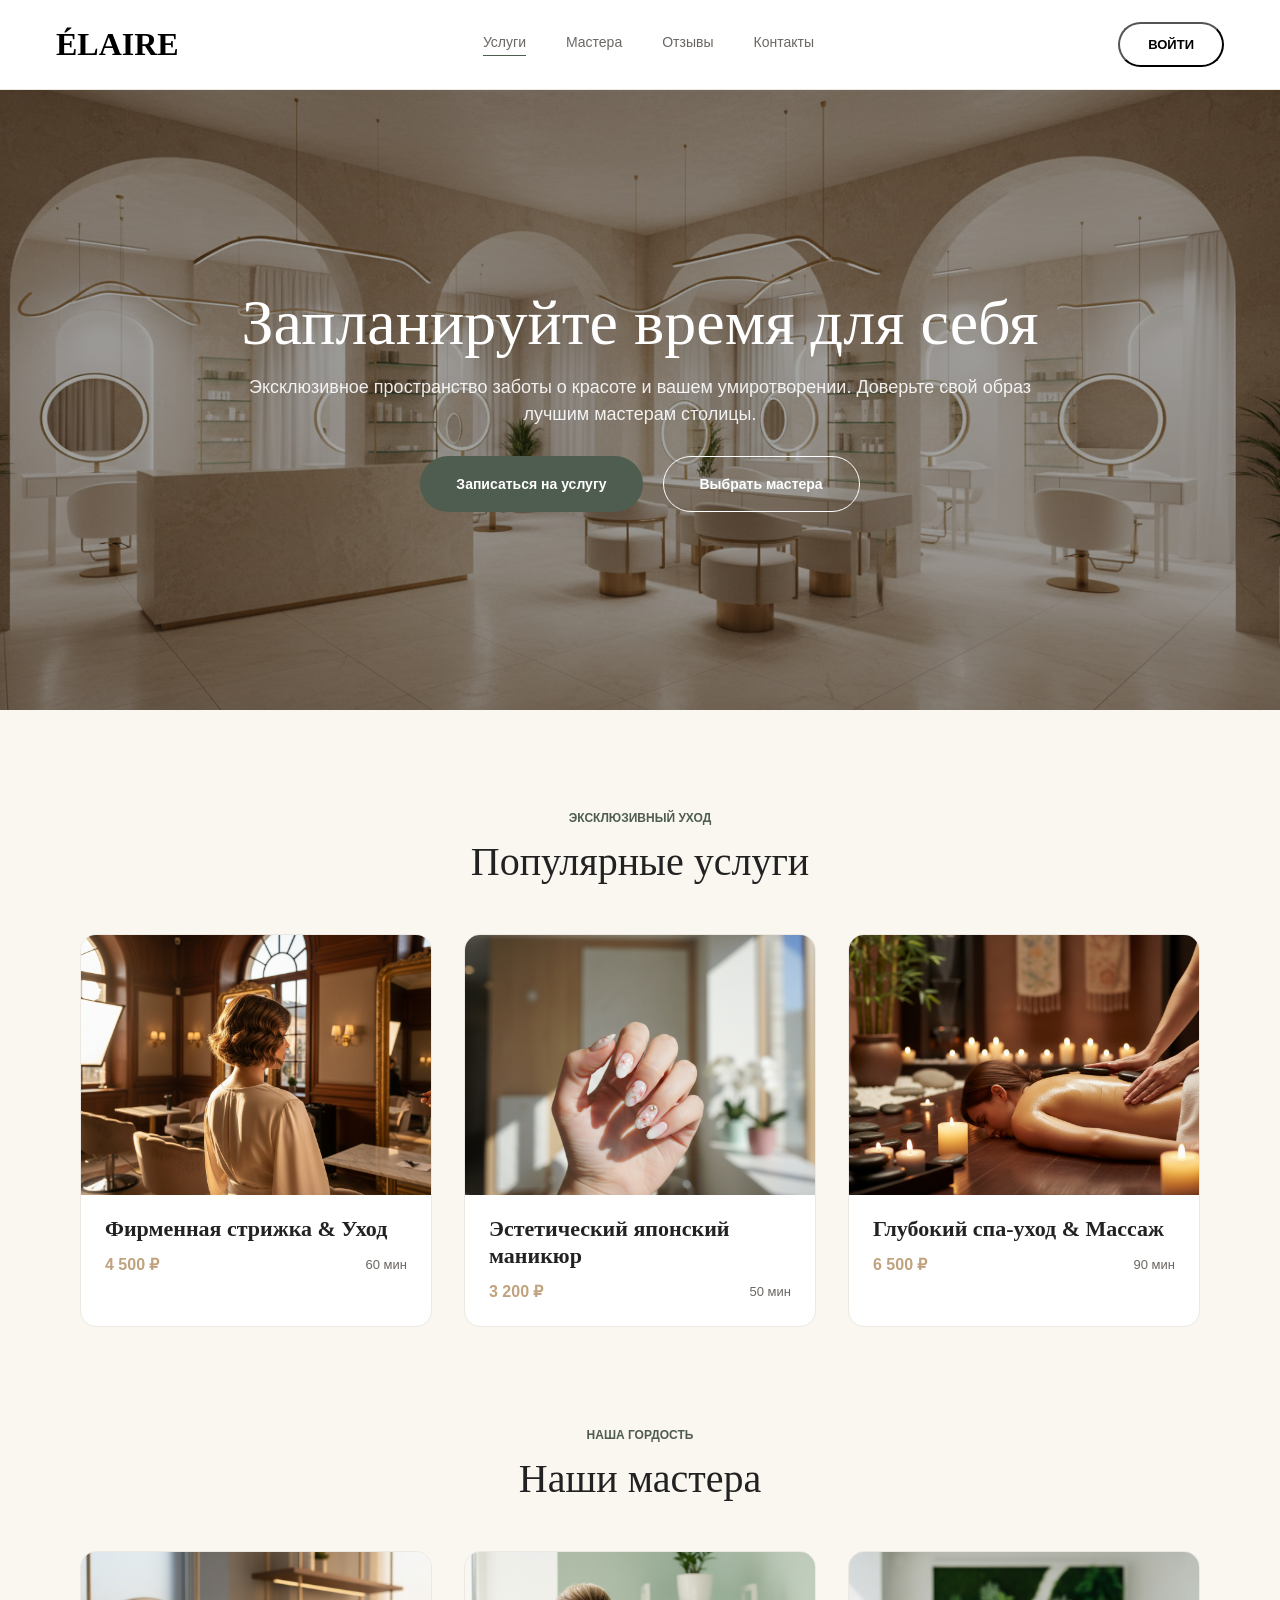
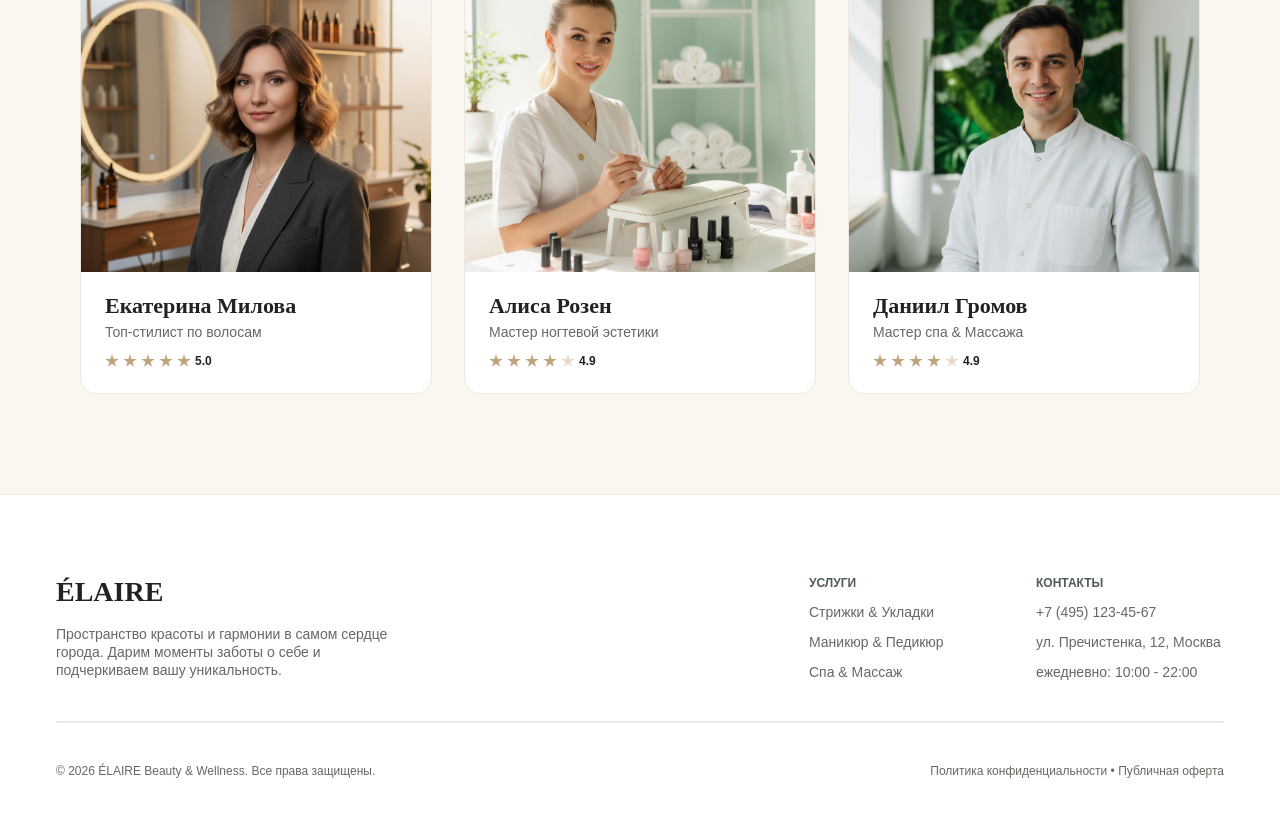
<file: frontend-1-complete/index.html>
<!DOCTYPE html>
<html lang="ru">
  <head>
    <meta charset="UTF-8" />
    <link rel="icon" type="image/svg+xml" href="/favicon.svg" />
    <meta name="viewport" content="width=device-width, initial-scale=1.0" />
    <title>ÉLAIRE — Салон услуг</title>
    <link rel="stylesheet" href="home.css" />
  </head>
  <body>
    <div class="page">
      <!-- header -->
      <header class="header">
        <div class="logo">
          <span class="logo-text">ÉLAIRE</span>
        </div>
        <nav class="nav-links">
          <div class="nav-item active"><a href="#">Услуги</a></div>
          <div class="nav-item"><a href="#">Мастера</a></div>
          <div class="nav-item"><a href="#">Отзывы</a></div>
          <div class="nav-item"><a href="#">Контакты</a></div>
        </nav>
        <button class="login-button"><span>Войти</span></button>
      </header>

      <!-- hero -->
      <section class="hero">
        <div class="hero-text-container">
          <h1 class="hero-title">Запланируйте время для себя</h1>
          <p class="hero-desc">
            Эксклюзивное пространство заботы о красоте и вашем умиротворении.
            Доверьте свой образ лучшим мастерам столицы.
          </p>
        </div>
        <div class="hero-ctas">
          <button
            class="cta-service"
            onclick="window.location.href='services.html'"
          >
            Записаться на услугу
          </button>
          <button class="cta-master">Выбрать мастера</button>
        </div>
      </section>

      <!-- popular services -->
      <section class="popular-services">
        <div class="section-header">
          <span class="section-tag">Эксклюзивный уход</span>
          <h2 class="section-title">Популярные услуги</h2>
        </div>
        <div class="services-grid">
          <article class="service-card">
            <div
              class="service-card-image"
              style="background-image: url('images/service-haircut.png')"
            ></div>
            <div class="service-card-body">
              <h3 class="service-card-title">Фирменная стрижка &amp; Уход</h3>
              <div class="service-card-meta">
                <span class="price">4 500 ₽</span>
                <span class="duration">60 мин</span>
              </div>
            </div>
          </article>
          <article class="service-card">
            <div
              class="service-card-image"
              style="background-image: url('images/service-manicure.png')"
            ></div>
            <div class="service-card-body">
              <h3 class="service-card-title">Эстетический японский маникюр</h3>
              <div class="service-card-meta">
                <span class="price">3 200 ₽</span>
                <span class="duration">50 мин</span>
              </div>
            </div>
          </article>
          <article class="service-card">
            <div
              class="service-card-image"
              style="background-image: url('images/service-spa.png')"
            ></div>
            <div class="service-card-body">
              <h3 class="service-card-title">Глубокий спа-уход &amp; Массаж</h3>
              <div class="service-card-meta">
                <span class="price">6 500 ₽</span>
                <span class="duration">90 мин</span>
              </div>
            </div>
          </article>
        </div>
      </section>

      <!-- our masters -->
      <section class="our-masters">
        <div class="section-header">
          <span class="section-tag">Наша гордость</span>
          <h2 class="section-title">Наши мастера</h2>
        </div>
        <div class="masters-grid">
          <article class="master-card">
            <div
              class="master-card-image"
              style="background-image: url('images/master-ekaterina.png')"
            ></div>
            <div class="master-card-body">
              <div class="master-info">
                <h3 class="master-name">Екатерина Милова</h3>
                <span class="master-role">Топ-стилист по волосам</span>
              </div>
              <div class="stars">
                <span class="star"></span>
                <span class="star"></span>
                <span class="star"></span>
                <span class="star"></span>
                <span class="star"></span>
                <span class="rating">5.0</span>
              </div>
            </div>
          </article>
          <article class="master-card">
            <div
              class="master-card-image"
              style="background-image: url('images/master-alisa.png')"
            ></div>
            <div class="master-card-body">
              <div class="master-info">
                <h3 class="master-name">Алиса Розен</h3>
                <span class="master-role">Мастер ногтевой эстетики</span>
              </div>
              <div class="stars">
                <span class="star"></span>
                <span class="star"></span>
                <span class="star"></span>
                <span class="star"></span>
                <span class="star star-empty"></span>
                <span class="rating">4.9</span>
              </div>
            </div>
          </article>
          <article class="master-card">
            <div
              class="master-card-image"
              style="background-image: url('images/master-daniil.png')"
            ></div>
            <div class="master-card-body">
              <div class="master-info">
                <h3 class="master-name">Даниил Громов</h3>
                <span class="master-role">Мастер спа &amp; Массажа</span>
              </div>
              <div class="stars">
                <span class="star"></span>
                <span class="star"></span>
                <span class="star"></span>
                <span class="star"></span>
                <span class="star star-empty"></span>
                <span class="rating">4.9</span>
              </div>
            </div>
          </article>
        </div>
      </section>

      <!-- footer -->
      <footer class="footer">
        <div class="footer-top">
          <div class="footer-brand">
            <span class="brand-name">ÉLAIRE</span>
            <span class="brand-desc"
              >Пространство красоты и гармонии в самом сердце города. Дарим
              моменты заботы о себе и подчеркиваем вашу уникальность.</span
            >
          </div>
          <div class="footer-links-row">
            <div class="links-col" style="width: 147px">
              <span class="col-title">Услуги</span>
              <a href="#">Стрижки &amp; Укладки</a>
              <a href="#">Маникюр &amp; Педикюр</a>
              <a href="#">Спа &amp; Массаж</a>
            </div>
            <div class="links-col" style="width: 188px">
              <span class="col-title">Контакты</span>
              <a href="#">+7 (495) 123-45-67</a>
              <a href="#">ул. Пречистенка, 12, Москва</a>
              <a href="#">ежедневно: 10:00 - 22:00</a>
            </div>
          </div>
        </div>
        <div class="footer-line"></div>
        <div class="footer-bottom">
          <span class="copy"
            >© 2026 ÉLAIRE Beauty &amp; Wellness. Все права защищены.</span
          >
          <span class="legal"
            >Политика конфиденциальности • Публичная оферта</span
          >
        </div>
      </footer>
    </div>
  </body>
</html>
</file>
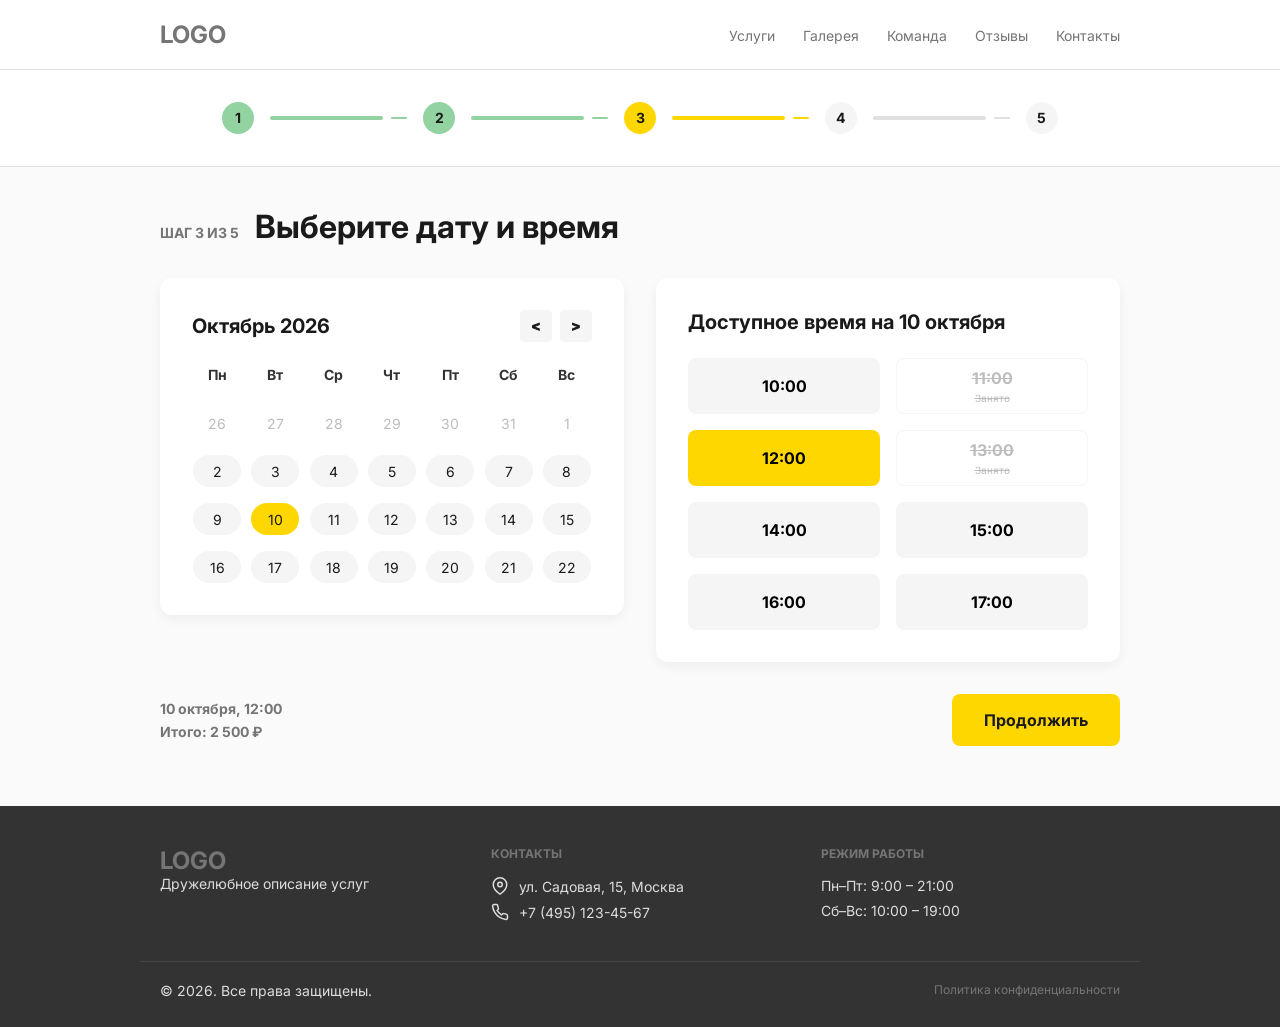
<file: frontend-1-practice/index.html>
<!DOCTYPE html>
<html lang="ru">
<head>
    <meta charset="UTF-8">
    <meta name="viewport" content="width=device-width, initial-scale=1.0">
    <title>Выбор даты и времени</title>
    <link href="https://fonts.googleapis.com/css2?family=Inter:wght@400;700&display=swap" rel="stylesheet">
    <link rel="stylesheet" href="styles.css">
</head>
<body>
    <header class="header">
        <div class="container header-container">
            <div class="logo">LOGO</div>
            <nav class="main-nav">
                <a href="#">Услуги</a>
                <a href="#">Галерея</a>
                <a href="#">Команда</a>
                <a href="#">Отзывы</a>
                <a href="#">Контакты</a>
            </nav>
        </div>
    </header>

    <section class="progress-section">
        <div class="container">
            <div class="progress-bar">
                <div class="step completed">1</div>
                <div class="step-divider completed-divider">
                    <div class="line-long"></div>
                    <div class="line-short"></div>
                </div>
                <div class="step completed">2</div>
                <div class="step-divider completed-divider">
                    <div class="line-long"></div>
                    <div class="line-short"></div>
                </div>
                <div class="step active">3</div>
                <div class="step-divider active-divider">
                    <div class="line-long"></div>
                    <div class="line-short"></div>
                </div>
                <div class="step">4</div>
                <div class="step-divider">
                    <div class="line-long"></div>
                    <div class="line-short"></div>
                </div>
                <div class="step">5</div>
            </div>
        </div>
    </section>

    <main class="main-content">
        <div class="container">
            <div class="page-titles">
                <span class="eyebrow">ШАГ 3 ИЗ 5</span>
                <h1 class="main-title">Выберите дату и время</h1>
            </div>

            <div class="booking-grid">
                <section class="calendar-section card">
                    <div class="calendar-header">
                        <h2>Октябрь 2026</h2>
                        <div class="calendar-arrows">
                            <button class="arrow-btn">&lt;</button>
                            <button class="arrow-btn">&gt;</button>
                        </div>
                    </div>
                    
                    <div class="calendar-grid">
                        <div class="weekday">Пн</div>
                        <div class="weekday">Вт</div>
                        <div class="weekday">Ср</div>
                        <div class="weekday">Чт</div>
                        <div class="weekday">Пт</div>
                        <div class="weekday">Сб</div>
                        <div class="weekday">Вс</div>

                        <div class="day past">26</div><div class="day past">27</div>
                        <div class="day past">28</div><div class="day past">29</div>
                        <div class="day past">30</div><div class="day past">31</div>
                        <div class="day past">1</div>
                        
                        <div class="day">2</div><div class="day">3</div>
                        <div class="day">4</div><div class="day">5</div>
                        <div class="day">6</div><div class="day">7</div>
                        <div class="day">8</div><div class="day">9</div>
                        
                        <div class="day selected">10</div>
                        
                        <div class="day">11</div><div class="day">12</div>
                        <div class="day">13</div><div class="day">14</div>
                        <div class="day">15</div><div class="day">16</div>
                        <div class="day">17</div><div class="day">18</div>
                        <div class="day">19</div><div class="day">20</div>
                        <div class="day">21</div><div class="day">22</div>
                    </div>
                </section>

                <section class="time-section card">
                    <h2>Доступное время на 10 октября</h2>
                    <div class="time-grid">
                        <button class="time-btn">10:00</button>
                        <button class="time-btn occupied">11:00<span>Занято</span></button>
                        <button class="time-btn selected">12:00</button>
                        <button class="time-btn occupied">13:00<span>Занято</span></button>
                        <button class="time-btn">14:00</button>
                        <button class="time-btn">15:00</button>
                        <button class="time-btn">16:00</button>
                        <button class="time-btn">17:00</button>
                    </div>
                </section>
            </div>

            <div class="bottom-panel">
                <div class="summary">
                    <span class="summary-details">10 октября, 12:00</span>
                    <span class="summary-price">Итого: 2 500 ₽</span>
                </div>
                <button class="primary-btn">Продолжить</button>
            </div>
        </div>
    </main>

    <footer class="footer">
        <div class="container footer-grid">
            <div class="footer-col">
                <div class="footer-logo">LOGO</div>
                <p class="footer-desc">Дружелюбное описание услуг</p>
            </div>
            <div class="footer-col">
                <h3>КОНТАКТЫ</h3>
                <div class="contact-item">
                    <svg width="18" height="18" viewBox="0 0 24 24" fill="none" stroke="currentColor" stroke-width="2" stroke-linecap="round" stroke-linejoin="round"><path d="M21 10c0 7-9 13-9 13s-9-6-9-13a9 9 0 0 1 18 0z"></path><circle cx="12" cy="10" r="3"></circle></svg>
                    <p>ул. Садовая, 15, Москва</p>
                </div>
                <div class="contact-item">
                    <svg width="18" height="18" viewBox="0 0 24 24" fill="none" stroke="currentColor" stroke-width="2" stroke-linecap="round" stroke-linejoin="round"><path d="M22 16.92v3a2 2 0 0 1-2.18 2 19.79 19.79 0 0 1-8.63-3.07 19.5 19.5 0 0 1-6-6 19.79 19.79 0 0 1-3.07-8.67A2 2 0 0 1 4.11 2h3a2 2 0 0 1 2 1.72 12.84 12.84 0 0 0 .7 2.81 2 2 0 0 1-.45 2.11L8.09 9.91a16 16 0 0 0 6 6l1.27-1.27a2 2 0 0 1 2.11-.45 12.84 12.84 0 0 0 2.81.7A2 2 0 0 1 22 16.92z"></path></svg>
                    <p>+7 (495) 123-45-67</p>
                </div>
            </div>
            <div class="footer-col">
                <h3>РЕЖИМ РАБОТЫ</h3>
                <p>Пн–Пт: 9:00 – 21:00</p>
                <p>Сб–Вс: 10:00 – 19:00</p>
            </div>
        </div>
        <div class="container footer-bottom">
            <p>© 2026. Все права защищены.</p>
            <a href="#">Политика конфиденциальности</a>
        </div>
    </footer>
</body>
</html>
</file>
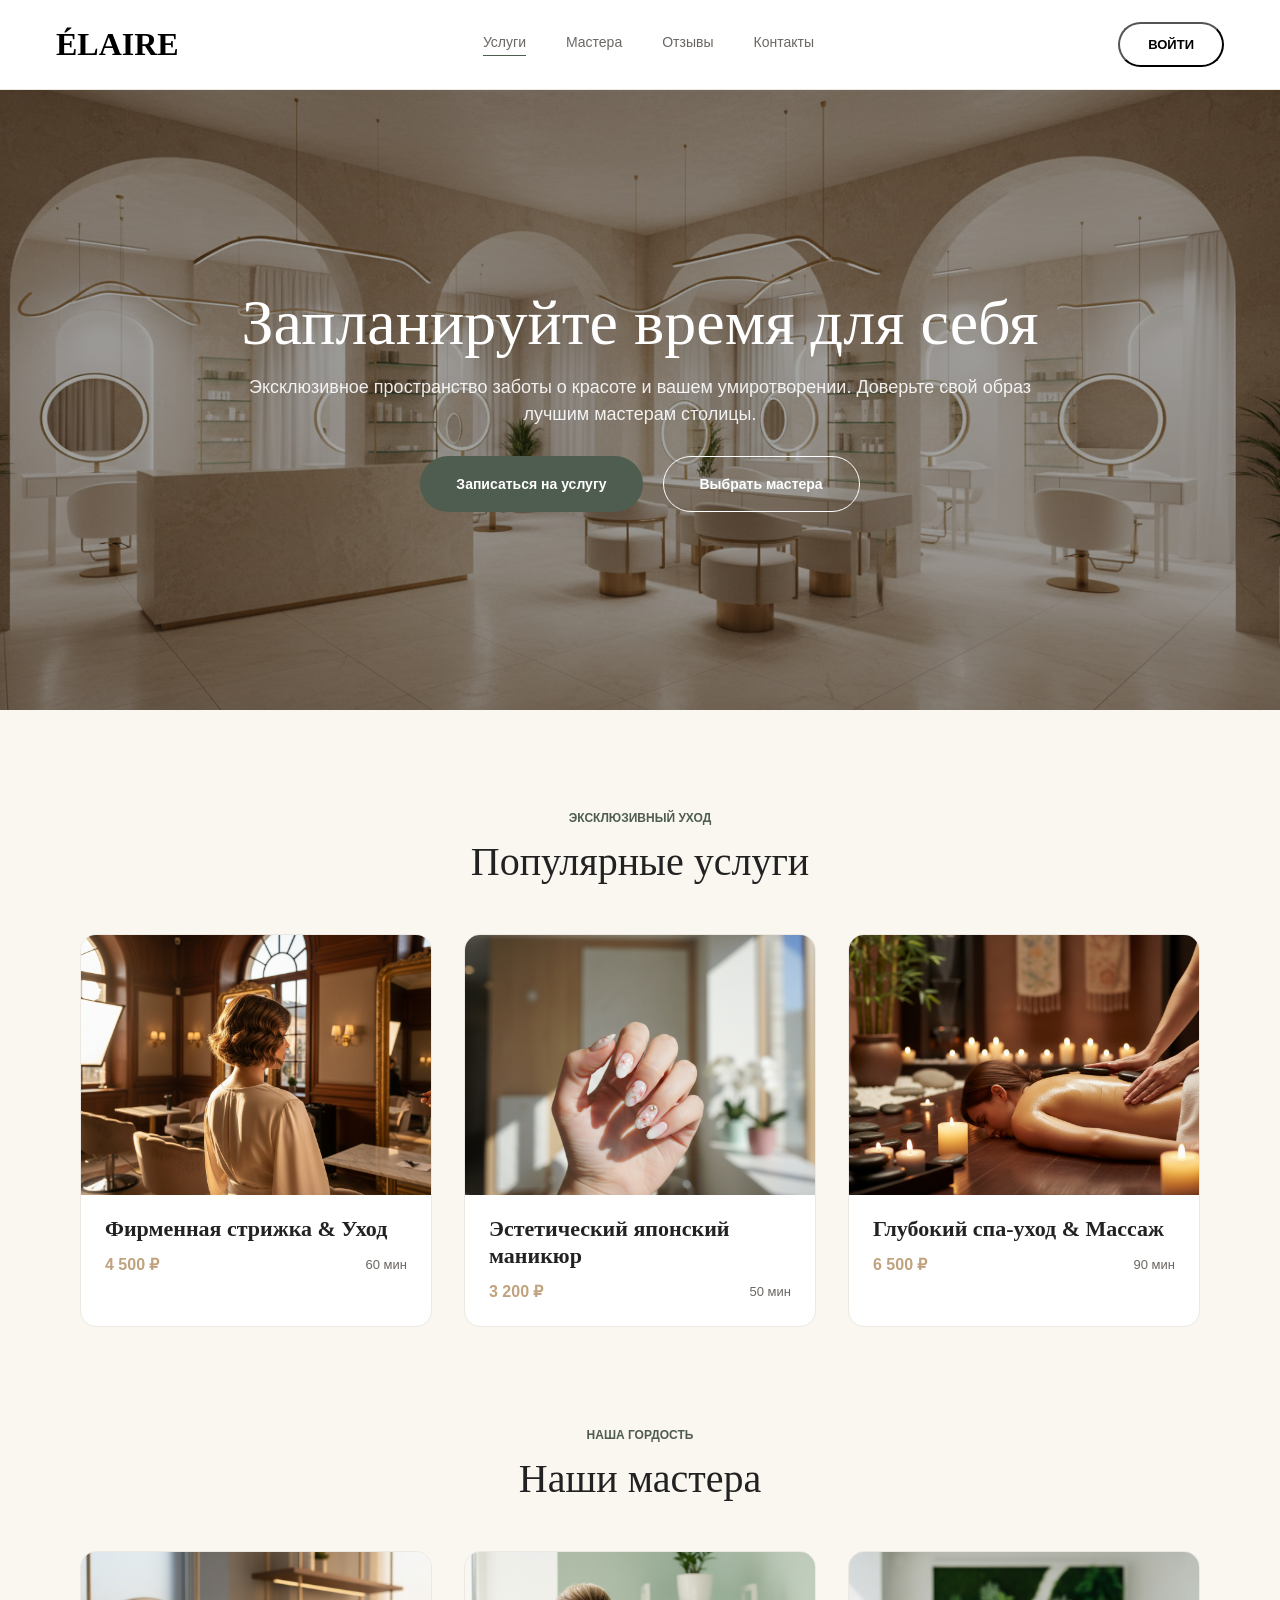
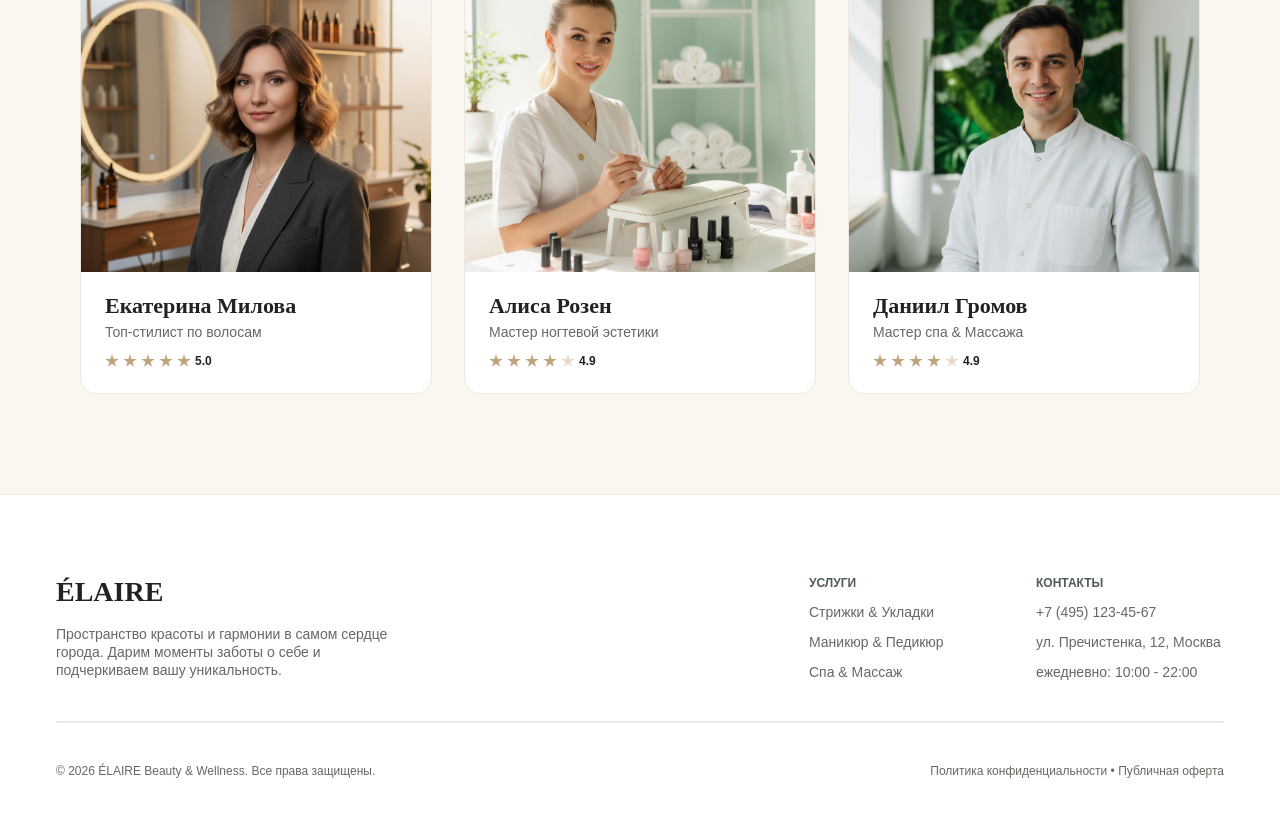
<file: frontend-2-complete/index.html>
<!DOCTYPE html>
<html lang="ru">
  <head>
    <meta charset="UTF-8" />
    <link rel="icon" type="image/svg+xml" href="/favicon.svg" />
    <meta name="viewport" content="width=device-width, initial-scale=1.0" />
    <title>ÉLAIRE — Салон услуг</title>
    <link rel="stylesheet" href="home.css" />
  </head>
  <body>
    <div class="page">
      <!-- header -->
      <header class="header">
        <div class="logo">
          <span class="logo-text">ÉLAIRE</span>
        </div>
        <nav class="nav-links">
          <div class="nav-item active"><a href="#">Услуги</a></div>
          <div class="nav-item"><a href="#">Мастера</a></div>
          <div class="nav-item"><a href="#">Отзывы</a></div>
          <div class="nav-item"><a href="#">Контакты</a></div>
        </nav>
        <button class="login-button"><span>Войти</span></button>
      </header>

      <!-- hero -->
      <section class="hero">
        <div class="hero-text-container">
          <h1 class="hero-title">Запланируйте время для себя</h1>
          <p class="hero-desc">
            Эксклюзивное пространство заботы о красоте и вашем умиротворении.
            Доверьте свой образ лучшим мастерам столицы.
          </p>
        </div>
        <div class="hero-ctas">
          <button class="cta-service">Записаться на услугу</button>
          <button class="cta-master">Выбрать мастера</button>
        </div>
      </section>

      <!-- popular services -->
      <section class="popular-services">
        <div class="section-header">
          <span class="section-tag">Эксклюзивный уход</span>
          <h2 class="section-title">Популярные услуги</h2>
        </div>
        <div class="services-grid">
          <article class="service-card">
            <div
              class="service-card-image"
              style="background-image: url('images/service-haircut.png')"
            ></div>
            <div class="service-card-body">
              <h3 class="service-card-title">Фирменная стрижка &amp; Уход</h3>
              <div class="service-card-meta">
                <span class="price">4 500 ₽</span>
                <span class="duration">60 мин</span>
              </div>
            </div>
          </article>
          <article class="service-card">
            <div
              class="service-card-image"
              style="background-image: url('images/service-manicure.png')"
            ></div>
            <div class="service-card-body">
              <h3 class="service-card-title">Эстетический японский маникюр</h3>
              <div class="service-card-meta">
                <span class="price">3 200 ₽</span>
                <span class="duration">50 мин</span>
              </div>
            </div>
          </article>
          <article class="service-card">
            <div
              class="service-card-image"
              style="background-image: url('images/service-spa.png')"
            ></div>
            <div class="service-card-body">
              <h3 class="service-card-title">Глубокий спа-уход &amp; Массаж</h3>
              <div class="service-card-meta">
                <span class="price">6 500 ₽</span>
                <span class="duration">90 мин</span>
              </div>
            </div>
          </article>
        </div>
      </section>

      <!-- our masters -->
      <section class="our-masters">
        <div class="section-header">
          <span class="section-tag">Наша гордость</span>
          <h2 class="section-title">Наши мастера</h2>
        </div>
        <div class="masters-grid">
          <article class="master-card">
            <div
              class="master-card-image"
              style="background-image: url('images/master-ekaterina.png')"
            ></div>
            <div class="master-card-body">
              <div class="master-info">
                <h3 class="master-name">Екатерина Милова</h3>
                <span class="master-role">Топ-стилист по волосам</span>
              </div>
              <div class="stars">
                <span class="star"></span>
                <span class="star"></span>
                <span class="star"></span>
                <span class="star"></span>
                <span class="star"></span>
                <span class="rating">5.0</span>
              </div>
            </div>
          </article>
          <article class="master-card">
            <div
              class="master-card-image"
              style="background-image: url('images/master-alisa.png')"
            ></div>
            <div class="master-card-body">
              <div class="master-info">
                <h3 class="master-name">Алиса Розен</h3>
                <span class="master-role">Мастер ногтевой эстетики</span>
              </div>
              <div class="stars">
                <span class="star"></span>
                <span class="star"></span>
                <span class="star"></span>
                <span class="star"></span>
                <span class="star star-empty"></span>
                <span class="rating">4.9</span>
              </div>
            </div>
          </article>
          <article class="master-card">
            <div
              class="master-card-image"
              style="background-image: url('images/master-daniil.png')"
            ></div>
            <div class="master-card-body">
              <div class="master-info">
                <h3 class="master-name">Даниил Громов</h3>
                <span class="master-role">Мастер спа &amp; Массажа</span>
              </div>
              <div class="stars">
                <span class="star"></span>
                <span class="star"></span>
                <span class="star"></span>
                <span class="star"></span>
                <span class="star star-empty"></span>
                <span class="rating">4.9</span>
              </div>
            </div>
          </article>
        </div>
      </section>

      <!-- footer -->
      <footer class="footer">
        <div class="footer-top">
          <div class="footer-brand">
            <span class="brand-name">ÉLAIRE</span>
            <span class="brand-desc"
              >Пространство красоты и гармонии в самом сердце города. Дарим
              моменты заботы о себе и подчеркиваем вашу уникальность.</span
            >
          </div>
          <div class="footer-links-row">
            <div class="links-col" style="width: 147px">
              <span class="col-title">Услуги</span>
              <a href="#">Стрижки &amp; Укладки</a>
              <a href="#">Маникюр &amp; Педикюр</a>
              <a href="#">Спа &amp; Массаж</a>
            </div>
            <div class="links-col" style="width: 188px">
              <span class="col-title">Контакты</span>
              <a href="#">+7 (495) 123-45-67</a>
              <a href="#">ул. Пречистенка, 12, Москва</a>
              <a href="#">ежедневно: 10:00 - 22:00</a>
            </div>
          </div>
        </div>
        <div class="footer-line"></div>
        <div class="footer-bottom">
          <span class="copy"
            >© 2026 ÉLAIRE Beauty &amp; Wellness. Все права защищены.</span
          >
          <span class="legal"
            >Политика конфиденциальности • Публичная оферта</span
          >
        </div>
      </footer>
    </div>
    <script src="./home.js"></script>
  </body>
</html>
</file>
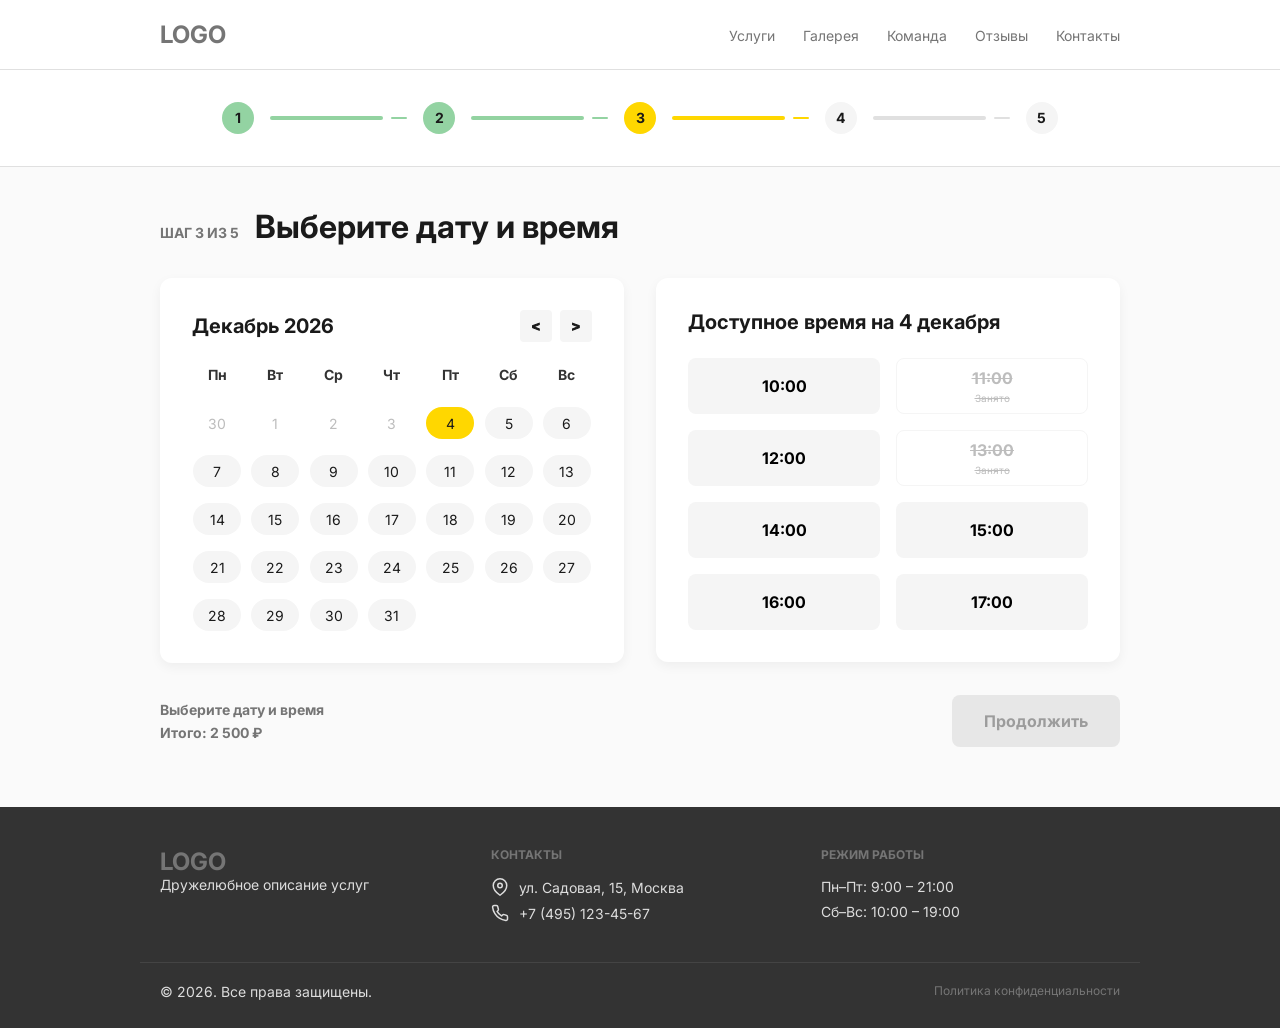
<file: frontend-2-practice/index.html>
<!DOCTYPE html>
<html lang="ru">
<head>
    <meta charset="UTF-8">
    <meta name="viewport" content="width=device-width, initial-scale=1.0">
    <title>Выбор даты и времени</title>
    <link href="https://fonts.googleapis.com/css2?family=Inter:wght@400;700&display=swap" rel="stylesheet">
    <link rel="stylesheet" href="styles.css">
</head>
<body>
    <header class="header">
        <div class="container header-container">
            <div class="logo">LOGO</div>
            <nav class="main-nav">
                <a href="#">Услуги</a>
                <a href="#">Галерея</a>
                <a href="#">Команда</a>
                <a href="#">Отзывы</a>
                <a href="#">Контакты</a>
            </nav>
        </div>
    </header>

    <section class="progress-section">
        <div class="container">
            <div class="progress-bar">
                <div class="step completed">1</div>
                <div class="step-divider completed-divider">
                    <div class="line-long"></div>
                    <div class="line-short"></div>
                </div>
                <div class="step completed">2</div>
                <div class="step-divider completed-divider">
                    <div class="line-long"></div>
                    <div class="line-short"></div>
                </div>
                <div class="step active">3</div>
                <div class="step-divider active-divider">
                    <div class="line-long"></div>
                    <div class="line-short"></div>
                </div>
                <div class="step">4</div>
                <div class="step-divider">
                    <div class="line-long"></div>
                    <div class="line-short"></div>
                </div>
                <div class="step">5</div>
            </div>
        </div>
    </section>

    <main class="main-content">
        <div class="container">
            <div class="page-titles">
                <span class="eyebrow">ШАГ 3 ИЗ 5</span>
                <h1 class="main-title">Выберите дату и время</h1>
            </div>

            <div class="booking-grid">
                <section class="calendar-section card">
                    <div class="calendar-header">
                        <h2></h2>
                        <div class="calendar-arrows">
                            <button class="arrow-btn">&lt;</button>
                            <button class="arrow-btn">&gt;</button>
                        </div>
                    </div>
                    
                    <div class="calendar-grid"></div>
                </section>

                <section class="time-section card">
                    <h2></h2>
                    <div class="time-grid"></div>
                </section>
            </div>

            <div class="bottom-panel">
                <div class="summary">
                    <span class="summary-details">Выберите дату и время</span>
                    <span class="summary-price">Итого: 2 500 ₽</span>
                </div>
                <button class="primary-btn">Продолжить</button>
            </div>
        </div>
    </main>

    <footer class="footer">
        <div class="container footer-grid">
            <div class="footer-col">
                <div class="footer-logo">LOGO</div>
                <p class="footer-desc">Дружелюбное описание услуг</p>
            </div>
            <div class="footer-col">
                <h3>КОНТАКТЫ</h3>
                <div class="contact-item">
                    <svg width="18" height="18" viewBox="0 0 24 24" fill="none" stroke="currentColor" stroke-width="2" stroke-linecap="round" stroke-linejoin="round"><path d="M21 10c0 7-9 13-9 13s-9-6-9-13a9 9 0 0 1 18 0z"></path><circle cx="12" cy="10" r="3"></circle></svg>
                    <p>ул. Садовая, 15, Москва</p>
                </div>
                <div class="contact-item">
                    <svg width="18" height="18" viewBox="0 0 24 24" fill="none" stroke="currentColor" stroke-width="2" stroke-linecap="round" stroke-linejoin="round"><path d="M22 16.92v3a2 2 0 0 1-2.18 2 19.79 19.79 0 0 1-8.63-3.07 19.5 19.5 0 0 1-6-6 19.79 19.79 0 0 1-3.07-8.67A2 2 0 0 1 4.11 2h3a2 2 0 0 1 2 1.72 12.84 12.84 0 0 0 .7 2.81 2 2 0 0 1-.45 2.11L8.09 9.91a16 16 0 0 0 6 6l1.27-1.27a2 2 0 0 1 2.11-.45 12.84 12.84 0 0 0 2.81.7A2 2 0 0 1 22 16.92z"></path></svg>
                    <p>+7 (495) 123-45-67</p>
                </div>
            </div>
            <div class="footer-col">
                <h3>РЕЖИМ РАБОТЫ</h3>
                <p>Пн–Пт: 9:00 – 21:00</p>
                <p>Сб–Вс: 10:00 – 19:00</p>
            </div>
        </div>
        <div class="container footer-bottom">
            <p>© 2026. Все права защищены.</p>
            <a href="#">Политика конфиденциальности</a>
        </div>
    </footer>
    
    <script src="script.js"></script>
</body>
</html>
</file>
<file: frontend-1-complete/home.css>
/* ===== reset & base ===== */
* {
  margin: 0;
  padding: 0;
  box-sizing: border-box;
}

body {
  min-height: 100vh;
  font-family: "DM Sans", sans-serif;
}

.page {
  display: flex;
  flex-direction: column;
  min-height: 100vh;
  background: #faf6f0;
}

/* ===== header ===== */
.header {
  display: flex;
  flex-direction: row;
  justify-content: space-between;
  align-items: center;
  padding: 0px 56px;
  height: 90px;
  background: #ffffff;
  border-bottom: 1px solid #ede8e1;
}

.logo-text {
  font-family: "Cormorant Garamond", serif;
  font-weight: 600;
  font-size: 32px;
  line-height: 39px;
  cursor: pointer;
}

.nav-links {
  display: flex;
  flex-direction: row;
  gap: 40px;
}

.nav-item {
  padding-bottom: 4px;
  border-bottom: 1.5px solid transparent;
}

.nav-item.active {
  border-bottom-color: #4f5d50;
}

.nav-item a {
  font-size: 14px;
  line-height: 18px;
  color: #6b6661;
  text-decoration: none;
}

.login-button {
  padding: 12px 28px;
  border-radius: 100px;
  background: transparent;
  cursor: pointer;
  font-weight: 600;
  font-size: 13px;
  line-height: 17px;
  text-transform: uppercase;
}

/* ===== hero ===== */
.hero {
  display: flex;
  flex-direction: column;
  justify-content: center;
  align-items: center;
  padding: 0px 80px;
  gap: 28px;
  height: 620px;
  background: linear-gradient(0deg, rgba(0, 0, 0, 0.35), rgba(0, 0, 0, 0.35)),
    url("./images/hero-salon.png") center / cover no-repeat;
}

.hero-text-container {
  display: flex;
  flex-direction: column;
  align-items: center;
  gap: 16px;
  max-width: 800px;
}

.hero-title {
  font-family: "Cormorant Garamond", serif;
  font-weight: 400;
  font-size: 64px;
  line-height: 1.1;
  text-align: center;
  color: #ffffff;
}

.hero-desc {
  font-size: 18px;
  line-height: 1.5;
  text-align: center;
  color: #ffffff;
  opacity: 0.9;
}

.hero-ctas {
  display: flex;
  flex-direction: row;
  gap: 20px;
}

.cta-service {
  padding: 18px 36px;
  background: #4f5d50;
  border-radius: 100px;
  border: none;
  cursor: pointer;
  font-weight: 600;
  font-size: 14px;
  line-height: 18px;
  color: #ffffff;
}

.cta-service:hover {
  background: #3d4a3e;
}

.cta-master {
  padding: 18px 36px;
  background: transparent;
  border: 1px solid #ffffff;
  border-radius: 100px;
  cursor: pointer;
  font-weight: 600;
  font-size: 14px;
  line-height: 18px;
  color: #ffffff;
}

.cta-master:hover {
  background: rgba(255, 255, 255, 0.1);
}

/* ===== section header ===== */
.section-header {
  display: flex;
  flex-direction: column;
  align-items: center;
  gap: 12px;
  width: 100%;
}

.section-tag {
  font-weight: 700;
  font-size: 12px;
  line-height: 16px;
  text-transform: uppercase;
  color: #4f5d50;
}

.section-title {
  font-family: "Cormorant Garamond", serif;
  font-weight: 500;
  font-size: 40px;
  line-height: 48px;
  color: #222222;
}

/* ===== popular services ===== */
.popular-services {
  display: flex;
  flex-direction: column;
  align-items: flex-start;
  padding: 100px 80px 80px;
  gap: 48px;
  background: #faf6f0;
}

.services-grid {
  display: flex;
  flex-direction: row;
  gap: 32px;
  width: 100%;
}

.service-card {
  display: flex;
  flex-direction: column;
  align-items: flex-start;
  gap: 20px;
  flex: 1;
  padding-bottom: 24px;
  background: #ffffff;
  border: 1px solid #ede8e1;
  border-radius: 16px;
  overflow: hidden;
}

.service-card-image {
  width: 100%;
  height: 260px;
  background-size: cover;
  background-position: center;
  background-repeat: no-repeat;
}

.service-card-image--haircut {
  background-image: url("../images/service-haircut.png");
}

.service-card-image--manicure {
  background-image: url("../images/service-manicure.png");
}

.service-card-image--spa {
  background-image: url("../images/service-spa.png");
}

.service-card-body {
  display: flex;
  flex-direction: column;
  gap: 12px;
  padding: 0 24px;
  width: 100%;
}

.service-card-title {
  font-family: "Cormorant Garamond", serif;
  font-weight: 600;
  font-size: 22px;
  line-height: 27px;
  color: #222222;
}

.service-card-meta {
  display: flex;
  flex-direction: row;
  justify-content: space-between;
  align-items: center;
}

.service-card-meta .price {
  font-weight: 600;
  font-size: 16px;
  line-height: 21px;
  color: #c1a27e;
}

.service-card-meta .duration {
  font-size: 13px;
  line-height: 17px;
  color: #6b6661;
}

/* ===== our masters ===== */
.our-masters {
  display: flex;
  flex-direction: column;
  align-items: flex-start;
  padding: 20px 80px 100px;
  gap: 48px;
  background: #faf6f0;
}

.masters-grid {
  display: flex;
  flex-direction: row;
  gap: 32px;
  width: 100%;
}

.master-card {
  display: flex;
  flex-direction: column;
  align-items: flex-start;
  gap: 20px;
  flex: 1;
  padding-bottom: 24px;
  background: #ffffff;
  border: 1px solid #ede8e1;
  border-radius: 16px;
  overflow: hidden;
}

.master-card-image {
  width: 100%;
  height: 320px;
  background-size: cover;
  background-position: center;
  background-repeat: no-repeat;
}

.master-card-image--ekaterina {
  background-image: url("../images/master-ekaterina.png");
}

.master-card-image--alisa {
  background-image: url("../images/master-alisa.png");
}

.master-card-image--daniil {
  background-image: url("../images/master-daniil.png");
}

.master-card-body {
  display: flex;
  flex-direction: column;
  gap: 12px;
  padding: 0 24px;
  width: 100%;
}

.master-info {
  display: flex;
  flex-direction: column;
  gap: 4px;
}

.master-name {
  font-family: "Cormorant Garamond", serif;
  font-weight: 600;
  font-size: 22px;
  line-height: 27px;
  color: #222222;
}

.master-role {
  font-size: 14px;
  line-height: 18px;
  color: #6b6661;
}

.stars {
  display: flex;
  flex-direction: row;
  align-items: center;
  gap: 4px;
}

.star {
  width: 14px;
  height: 14px;
  background: #c1a27e;
  clip-path: polygon(
    50% 0%,
    61% 35%,
    98% 35%,
    68% 57%,
    79% 91%,
    50% 70%,
    21% 91%,
    32% 57%,
    2% 35%,
    39% 35%
  );
}

.star-empty {
  background: #eadbc8;
}

.rating {
  font-weight: 600;
  font-size: 12px;
  line-height: 16px;
  color: #222222;
}

/* ===== footer ===== */
.footer {
  background: #ffffff;
  display: flex;
  flex-direction: column;
  padding: 80px 56px 48px;
  border-top: 1px solid #ede8e1;
  margin-top: auto;
}

.footer-top {
  display: flex;
  flex-direction: row;
  justify-content: space-between;
  gap: 20px;
}

.footer-brand {
  display: flex;
  flex-direction: column;
  gap: 16px;
}

.footer-brand .brand-name {
  font-family: "Cormorant Garamond", serif;
  font-style: normal;
  font-weight: 600;
  font-size: 28px;
  line-height: 34px;
  color: #222222;
}

.footer-brand .brand-desc {
  max-width: 360px;
  font-size: 14px;
  line-height: 18px;
  color: #6b6661;
}

.footer-links-row {
  display: flex;
  flex-direction: row;
  gap: 80px;
}

.links-col {
  display: flex;
  flex-direction: column;
  gap: 12px;
}

.links-col .col-title {
  font-weight: 600;
  font-size: 12px;
  line-height: 16px;
  text-transform: uppercase;
  color: #4f5d50;
}

.links-col a {
  font-size: 14px;
  line-height: 18px;
  color: #6b6661;
  text-decoration: none;
}

.footer-line {
  border: 1px solid #ede8e1;
  margin-top: 40px;
  margin-bottom: 40px;
}

.footer-bottom {
  display: flex;
  flex-direction: row;
  justify-content: space-between;
  align-items: center;
  flex-grow: 0;
}

.footer-bottom .copy {
  font-size: 12px;
  line-height: 16px;
  color: #6b6661;
}

.footer-bottom .legal {
  font-size: 12px;
  line-height: 16px;
  color: #6b6661;
  margin-left: 20px;
}
</file>
<file: frontend-1-practice/styles.css>
:root {
    --primary: #FFD700;
    --text-dark: #1A1A1A;
    --text-gray: #757575;
    --text-light: #BDBDBD;
    --bg-main: #FAFAFA;
    --bg-card: #FFFFFF;
    --bg-btn: #F5F5F5;
    --border: #E0E0E0;
    --success: #28A74580;
    --footer-bg: #333333;
}

* {
    box-sizing: border-box;
    margin: 0;
    padding: 0;
}

body {
    font-family: 'Inter', sans-serif;
    color: var(--text-dark);
    background-color: var(--bg-main);
}

.container {
    max-width: 1000px;
    margin: 0 auto;
    padding: 0 20px;
}

.header {
    background-color: var(--bg-card);
    border-bottom: 1px solid var(--border);
    padding: 20px 0;
}

.header-container {
    display: flex;
    justify-content: space-between;
    align-items: center;
}

.logo, .footer-logo {
    font-size: 24px;
    font-weight: bold;
    color: var(--text-gray);
}

.main-nav a {
    text-decoration: none;
    color: var(--text-gray);
    margin-left: 24px;
    font-size: 14px;
    transition: color 0.2s;
}

.main-nav a:hover {
    color: var(--text-dark);
}

.progress-section {
    background-color: var(--bg-card);
    border-bottom: 1px solid var(--border);
    padding: 32px 0;
}

.progress-bar {
    display: flex;
    align-items: center;
    justify-content: center;
    margin: 0 auto;
    max-width: 900px;
}

.step {
    width: 32px;
    height: 32px;
    border-radius: 50%;
    background-color: var(--bg-btn);
    color: var(--text-dark);
    display: flex;
    align-items: center;
    justify-content: center;
    font-size: 14px;
    font-weight: bold;
    flex-shrink: 0;
    line-height: 1;
}

.step.completed {
    background-color: var(--success);
}

.step.active {
    background-color: var(--primary);
}

.step-divider {
    display: flex;
    align-items: center;
    gap: 8px;
    margin: 0 16px;
}

.line-long {
    width: 112.8px;
    height: 4px;
    border-radius: 2px;
    background-color: var(--border);
}

.line-short {
    width: 16px;
    height: 2px;
    border-radius: 1px;
    background-color: var(--border);
}

.completed-divider .line-long,
.completed-divider .line-short {
    background-color: var(--success);
}

.active-divider .line-long,
.active-divider .line-short {
    background-color: var(--primary);
}

.main-content {
    padding-top: 40px;
}

.page-titles {
    display: flex;
    align-items: baseline;
    gap: 16px;
    margin-bottom: 32px;
}

.eyebrow {
    font-size: 14px;
    font-weight: bold;
    color: var(--text-gray);
    text-transform: uppercase;
}

.main-title {
    font-size: 32px;
    font-weight: bold;
    margin: 0;
}

.booking-grid {
    display: grid;
    grid-template-columns: 1fr 1fr;
    gap: 32px;
    align-items: start;
}

.card {
    background-color: var(--bg-card);
    border-radius: 12px;
    padding: 32px;
    box-shadow: 0 4px 12px rgba(0,0,0,0.05);
}

.calendar-header {
    display: flex;
    justify-content: space-between;
    align-items: center;
    margin-bottom: 24px;
}

.calendar-header h2 {
    font-size: 20px;
}

.calendar-arrows {
    display: flex;
    gap: 8px;
}

.arrow-btn {
    border: none;
    background: var(--bg-btn);
    color: var(--text-dark);
    width: 32px;
    height: 32px;
    display: flex;
    align-items: center;
    justify-content: center;
    cursor: pointer;
    border-radius: 4px;
    font-weight: bold;
    -webkit-text-stroke: 1px currentColor;
}

.arrow-btn:hover {
    background-color: var(--border);
}

.calendar-grid {
    display: grid;
    grid-template-columns: repeat(7, 1fr);
    gap: 16px 8px;
    text-align: center;
}

.weekday {
    font-size: 14px;
    font-weight: bold;
    color: #333333;
    margin-bottom: 8px;
}

.day {
    width: 48px;
    height: 32px;
    display: flex;
    align-items: center;
    justify-content: center;
    justify-self: center;
    flex-shrink: 0;
    font-size: 14px;
    cursor: pointer;
    border-radius: 16px;
    transition: 0.2s;
    background-color: var(--bg-btn);
}

.day:hover:not(.past):not(.selected) {
    background-color: var(--border);
}

.day.past {
    background-color: transparent;
    color: var(--text-light);
    cursor: not-allowed;
}

.day.selected {
    background-color: var(--primary);
}

.time-section h2 {
    font-size: 20px;
    margin-bottom: 24px;
}

.time-grid {
    display: grid;
    grid-template-columns: 1fr 1fr;
    gap: 16px;
}

.time-btn {
    height: 56px;
    padding: 0;
    border: none;
    background-color: var(--bg-btn);
    border-radius: 8px;
    font-size: 16px;
    font-weight: bold;
    cursor: pointer;
    transition: 0.2s;
    font-family: inherit;
    display: flex;
    flex-direction: column;
    align-items: center;
    justify-content: center;
}

.time-btn:hover:not(.occupied):not(.selected) {
    background-color: var(--border);
}

.time-btn.selected {
    background-color: var(--primary);
}

.time-btn.occupied {
    color: var(--text-light);
    text-decoration: line-through;
    background-color: var(--bg-card);
    border: 1px solid var(--bg-btn);
    cursor: not-allowed;
}

.time-btn.occupied span {
    font-size: 10px;
    text-decoration: none;
    display: block;
    margin-top: 4px;
    font-weight: normal;
}

.bottom-panel {
    display: flex;
    justify-content: space-between;
    align-items: center;
    margin-top: 32px;
    margin-bottom: 60px;
}

.summary-details {
    display: block;
    font-size: 14px;
    color: var(--text-gray);
    margin-bottom: 4px;
    font-weight: bold;
}

.summary-price {
    font-size: 14px;
    font-weight: bold;
    color: var(--text-gray);
}

.primary-btn {
    background-color: var(--primary);
    color: var(--text-dark);
    border: none;
    padding: 16px 32px;
    border-radius: 8px;
    font-size: 16px;
    font-weight: bold;
    cursor: pointer;
    transition: opacity 0.2s;
    font-family: inherit;
}

.primary-btn:hover {
    opacity: 0.8;
}

.footer {
    background-color: var(--footer-bg);
    color: white;
    padding: 40px 0 20px;
}

.footer-grid {
    display: grid;
    grid-template-columns: repeat(3, 1fr);
    gap: 32px;
    margin-bottom: 32px;
}

.footer h3 {
    font-size: 12px;
    color: var(--text-gray);
    margin-bottom: 16px;
}

.footer p {
    font-size: 14px;
    margin-bottom: 8px;
    color: #DDDDDD;
}

.contact-item {
    display: flex;
    align-items: center;
    gap: 10px;
    margin-bottom: 8px;
    color: #DDDDDD;
}

.contact-item p {
    margin-bottom: 0;
}

.footer-bottom {
    border-top: 1px solid #444;
    padding-top: 20px;
    display: flex;
    justify-content: space-between;
    font-size: 12px;
    color: var(--text-gray);
}

.footer-bottom a {
    color: var(--text-gray);
    text-decoration: none;
}

.footer-bottom a:hover {
    color: white;
}
</file>
<file: frontend-2-complete/home.css>
/* ===== reset & base ===== */
* {
  margin: 0;
  padding: 0;
  box-sizing: border-box;
}

body {
  min-height: 100vh;
  font-family: "DM Sans", sans-serif;
}

.page {
  display: flex;
  flex-direction: column;
  min-height: 100vh;
  background: #faf6f0;
}

/* ===== header ===== */
.header {
  display: flex;
  flex-direction: row;
  justify-content: space-between;
  align-items: center;
  padding: 0px 56px;
  height: 90px;
  background: #ffffff;
  border-bottom: 1px solid #ede8e1;
}

.logo-text {
  font-family: "Cormorant Garamond", serif;
  font-weight: 600;
  font-size: 32px;
  line-height: 39px;
  cursor: pointer;
}

.nav-links {
  display: flex;
  flex-direction: row;
  gap: 40px;
}

.nav-item {
  padding-bottom: 4px;
  border-bottom: 1.5px solid transparent;
}

.nav-item.active {
  border-bottom-color: #4f5d50;
}

.nav-item a {
  font-size: 14px;
  line-height: 18px;
  color: #6b6661;
  text-decoration: none;
}

.login-button {
  padding: 12px 28px;
  border-radius: 100px;
  background: transparent;
  cursor: pointer;
  font-weight: 600;
  font-size: 13px;
  line-height: 17px;
  text-transform: uppercase;
}

/* ===== hero ===== */
.hero {
  display: flex;
  flex-direction: column;
  justify-content: center;
  align-items: center;
  padding: 0px 80px;
  gap: 28px;
  height: 620px;
  background: linear-gradient(0deg, rgba(0, 0, 0, 0.35), rgba(0, 0, 0, 0.35)),
    url("./images/hero-salon.png") center / cover no-repeat;
}

.hero-text-container {
  display: flex;
  flex-direction: column;
  align-items: center;
  gap: 16px;
  max-width: 800px;
}

.hero-title {
  font-family: "Cormorant Garamond", serif;
  font-weight: 400;
  font-size: 64px;
  line-height: 1.1;
  text-align: center;
  color: #ffffff;
}

.hero-desc {
  font-size: 18px;
  line-height: 1.5;
  text-align: center;
  color: #ffffff;
  opacity: 0.9;
}

.hero-ctas {
  display: flex;
  flex-direction: row;
  gap: 20px;
}

.cta-service {
  padding: 18px 36px;
  background: #4f5d50;
  border-radius: 100px;
  border: none;
  cursor: pointer;
  font-weight: 600;
  font-size: 14px;
  line-height: 18px;
  color: #ffffff;
}

.cta-service:hover {
  background: #3d4a3e;
}

.cta-master {
  padding: 18px 36px;
  background: transparent;
  border: 1px solid #ffffff;
  border-radius: 100px;
  cursor: pointer;
  font-weight: 600;
  font-size: 14px;
  line-height: 18px;
  color: #ffffff;
}

.cta-master:hover {
  background: rgba(255, 255, 255, 0.1);
}

/* ===== section header ===== */
.section-header {
  display: flex;
  flex-direction: column;
  align-items: center;
  gap: 12px;
  width: 100%;
}

.section-tag {
  font-weight: 700;
  font-size: 12px;
  line-height: 16px;
  text-transform: uppercase;
  color: #4f5d50;
}

.section-title {
  font-family: "Cormorant Garamond", serif;
  font-weight: 500;
  font-size: 40px;
  line-height: 48px;
  color: #222222;
}

/* ===== popular services ===== */
.popular-services {
  display: flex;
  flex-direction: column;
  align-items: flex-start;
  padding: 100px 80px 80px;
  gap: 48px;
  background: #faf6f0;
}

.services-grid {
  display: flex;
  flex-direction: row;
  gap: 32px;
  width: 100%;
}

.service-card {
  display: flex;
  flex-direction: column;
  align-items: flex-start;
  gap: 20px;
  flex: 1;
  padding-bottom: 24px;
  background: #ffffff;
  border: 1px solid #ede8e1;
  border-radius: 16px;
  overflow: hidden;
}

.service-card-image {
  width: 100%;
  height: 260px;
  background-size: cover;
  background-position: center;
  background-repeat: no-repeat;
}

.service-card-image--haircut {
  background-image: url("../images/service-haircut.png");
}

.service-card-image--manicure {
  background-image: url("../images/service-manicure.png");
}

.service-card-image--spa {
  background-image: url("../images/service-spa.png");
}

.service-card-body {
  display: flex;
  flex-direction: column;
  gap: 12px;
  padding: 0 24px;
  width: 100%;
}

.service-card-title {
  font-family: "Cormorant Garamond", serif;
  font-weight: 600;
  font-size: 22px;
  line-height: 27px;
  color: #222222;
}

.service-card-meta {
  display: flex;
  flex-direction: row;
  justify-content: space-between;
  align-items: center;
}

.service-card-meta .price {
  font-weight: 600;
  font-size: 16px;
  line-height: 21px;
  color: #c1a27e;
}

.service-card-meta .duration {
  font-size: 13px;
  line-height: 17px;
  color: #6b6661;
}

/* ===== our masters ===== */
.our-masters {
  display: flex;
  flex-direction: column;
  align-items: flex-start;
  padding: 20px 80px 100px;
  gap: 48px;
  background: #faf6f0;
}

.masters-grid {
  display: flex;
  flex-direction: row;
  gap: 32px;
  width: 100%;
}

.master-card {
  display: flex;
  flex-direction: column;
  align-items: flex-start;
  gap: 20px;
  flex: 1;
  padding-bottom: 24px;
  background: #ffffff;
  border: 1px solid #ede8e1;
  border-radius: 16px;
  overflow: hidden;
}

.master-card-image {
  width: 100%;
  height: 320px;
  background-size: cover;
  background-position: center;
  background-repeat: no-repeat;
}

.master-card-image--ekaterina {
  background-image: url("../images/master-ekaterina.png");
}

.master-card-image--alisa {
  background-image: url("../images/master-alisa.png");
}

.master-card-image--daniil {
  background-image: url("../images/master-daniil.png");
}

.master-card-body {
  display: flex;
  flex-direction: column;
  gap: 12px;
  padding: 0 24px;
  width: 100%;
}

.master-info {
  display: flex;
  flex-direction: column;
  gap: 4px;
}

.master-name {
  font-family: "Cormorant Garamond", serif;
  font-weight: 600;
  font-size: 22px;
  line-height: 27px;
  color: #222222;
}

.master-role {
  font-size: 14px;
  line-height: 18px;
  color: #6b6661;
}

.stars {
  display: flex;
  flex-direction: row;
  align-items: center;
  gap: 4px;
}

.star {
  width: 14px;
  height: 14px;
  background: #c1a27e;
  clip-path: polygon(
    50% 0%,
    61% 35%,
    98% 35%,
    68% 57%,
    79% 91%,
    50% 70%,
    21% 91%,
    32% 57%,
    2% 35%,
    39% 35%
  );
}

.star-empty {
  background: #eadbc8;
}

.rating {
  font-weight: 600;
  font-size: 12px;
  line-height: 16px;
  color: #222222;
}

/* ===== footer ===== */
.footer {
  background: #ffffff;
  display: flex;
  flex-direction: column;
  padding: 80px 56px 48px;
  border-top: 1px solid #ede8e1;
  margin-top: auto;
}

.footer-top {
  display: flex;
  flex-direction: row;
  justify-content: space-between;
  gap: 20px;
}

.footer-brand {
  display: flex;
  flex-direction: column;
  gap: 16px;
}

.footer-brand .brand-name {
  font-family: "Cormorant Garamond", serif;
  font-style: normal;
  font-weight: 600;
  font-size: 28px;
  line-height: 34px;
  color: #222222;
}

.footer-brand .brand-desc {
  max-width: 360px;
  font-size: 14px;
  line-height: 18px;
  color: #6b6661;
}

.footer-links-row {
  display: flex;
  flex-direction: row;
  gap: 80px;
}

.links-col {
  display: flex;
  flex-direction: column;
  gap: 12px;
}

.links-col .col-title {
  font-weight: 600;
  font-size: 12px;
  line-height: 16px;
  text-transform: uppercase;
  color: #4f5d50;
}

.links-col a {
  font-size: 14px;
  line-height: 18px;
  color: #6b6661;
  text-decoration: none;
}

.footer-line {
  border: 1px solid #ede8e1;
  margin-top: 40px;
  margin-bottom: 40px;
}

.footer-bottom {
  display: flex;
  flex-direction: row;
  justify-content: space-between;
  align-items: center;
  flex-grow: 0;
}

.footer-bottom .copy {
  font-size: 12px;
  line-height: 16px;
  color: #6b6661;
}

.footer-bottom .legal {
  font-size: 12px;
  line-height: 16px;
  color: #6b6661;
  margin-left: 20px;
}
</file>
<file: frontend-2-practice/styles.css>
:root {
    --primary: #FFD700;
    --text-dark: #1A1A1A;
    --text-gray: #757575;
    --text-light: #BDBDBD;
    --bg-main: #FAFAFA;
    --bg-card: #FFFFFF;
    --bg-btn: #F5F5F5;
    --border: #E0E0E0;
    --success: #28A74580;
    --footer-bg: #333333;
}

* {
    box-sizing: border-box;
    margin: 0;
    padding: 0;
}

body {
    font-family: 'Inter', sans-serif;
    color: var(--text-dark);
    background-color: var(--bg-main);
}

.container {
    max-width: 1000px;
    margin: 0 auto;
    padding: 0 20px;
}

.header {
    background-color: var(--bg-card);
    border-bottom: 1px solid var(--border);
    padding: 20px 0;
}

.header-container {
    display: flex;
    justify-content: space-between;
    align-items: center;
}

.logo, .footer-logo {
    font-size: 24px;
    font-weight: bold;
    color: var(--text-gray);
}

.main-nav a {
    text-decoration: none;
    color: var(--text-gray);
    margin-left: 24px;
    font-size: 14px;
    transition: color 0.2s;
}

.main-nav a:hover {
    color: var(--text-dark);
}

.progress-section {
    background-color: var(--bg-card);
    border-bottom: 1px solid var(--border);
    padding: 32px 0;
}

.progress-bar {
    display: flex;
    align-items: center;
    justify-content: center;
    margin: 0 auto;
    max-width: 900px;
}

.step {
    width: 32px;
    height: 32px;
    border-radius: 50%;
    background-color: var(--bg-btn);
    color: var(--text-dark);
    display: flex;
    align-items: center;
    justify-content: center;
    font-size: 14px;
    font-weight: bold;
    flex-shrink: 0;
    line-height: 1;
}

.step.completed {
    background-color: var(--success);
}

.step.active {
    background-color: var(--primary);
}

.step-divider {
    display: flex;
    align-items: center;
    gap: 8px;
    margin: 0 16px;
}

.line-long {
    width: 112.8px;
    height: 4px;
    border-radius: 2px;
    background-color: var(--border);
}

.line-short {
    width: 16px;
    height: 2px;
    border-radius: 1px;
    background-color: var(--border);
}

.completed-divider .line-long,
.completed-divider .line-short {
    background-color: var(--success);
}

.active-divider .line-long,
.active-divider .line-short {
    background-color: var(--primary);
}

.main-content {
    padding-top: 40px;
}

.page-titles {
    display: flex;
    align-items: baseline;
    gap: 16px;
    margin-bottom: 32px;
}

.eyebrow {
    font-size: 14px;
    font-weight: bold;
    color: var(--text-gray);
    text-transform: uppercase;
}

.main-title {
    font-size: 32px;
    font-weight: bold;
    margin: 0;
}

.booking-grid {
    display: grid;
    grid-template-columns: 1fr 1fr;
    gap: 32px;
    align-items: start;
}

.card {
    background-color: var(--bg-card);
    border-radius: 12px;
    padding: 32px;
    box-shadow: 0 4px 12px rgba(0,0,0,0.05);
}

.calendar-header {
    display: flex;
    justify-content: space-between;
    align-items: center;
    margin-bottom: 24px;
}

.calendar-header h2 {
    font-size: 20px;
}

.calendar-arrows {
    display: flex;
    gap: 8px;
}

.arrow-btn {
    border: none;
    background: var(--bg-btn);
    color: var(--text-dark);
    width: 32px;
    height: 32px;
    display: flex;
    align-items: center;
    justify-content: center;
    cursor: pointer;
    border-radius: 4px;
    font-weight: bold;
    -webkit-text-stroke: 1px currentColor;
}

.arrow-btn:hover {
    background-color: var(--border);
}

.calendar-grid {
    display: grid;
    grid-template-columns: repeat(7, 1fr);
    gap: 16px 8px;
    text-align: center;
}

.weekday {
    font-size: 14px;
    font-weight: bold;
    color: #333333;
    margin-bottom: 8px;
}

.day {
    width: 48px;
    height: 32px;
    display: flex;
    align-items: center;
    justify-content: center;
    justify-self: center;
    flex-shrink: 0;
    font-size: 14px;
    cursor: pointer;
    border-radius: 16px;
    transition: 0.2s;
    background-color: var(--bg-btn);
}

.day:hover:not(.past):not(.selected) {
    background-color: var(--border);
}

.day.past {
    background-color: transparent;
    color: var(--text-light);
    cursor: not-allowed;
}

.day.selected {
    background-color: var(--primary);
}

.time-section h2 {
    font-size: 20px;
    margin-bottom: 24px;
}

.time-grid {
    display: grid;
    grid-template-columns: 1fr 1fr;
    gap: 16px;
}

.time-btn {
    height: 56px;
    padding: 0;
    border: none;
    background-color: var(--bg-btn);
    border-radius: 8px;
    font-size: 16px;
    font-weight: bold;
    cursor: pointer;
    transition: 0.2s;
    font-family: inherit;
    display: flex;
    flex-direction: column;
    align-items: center;
    justify-content: center;
}

.time-btn:hover:not(.occupied):not(.selected) {
    background-color: var(--border);
}

.time-btn.selected {
    background-color: var(--primary);
}

.time-btn.occupied {
    color: var(--text-light);
    text-decoration: line-through;
    background-color: var(--bg-card);
    border: 1px solid var(--bg-btn);
    cursor: not-allowed;
}

.time-btn.occupied span {
    font-size: 10px;
    text-decoration: none;
    display: block;
    margin-top: 4px;
    font-weight: normal;
}

.bottom-panel {
    display: flex;
    justify-content: space-between;
    align-items: center;
    margin-top: 32px;
    margin-bottom: 60px;
}

.summary-details {
    display: block;
    font-size: 14px;
    color: var(--text-gray);
    margin-bottom: 4px;
    font-weight: bold;
}

.summary-price {
    font-size: 14px;
    font-weight: bold;
    color: var(--text-gray);
}

.primary-btn {
    background-color: var(--primary);
    color: var(--text-dark);
    border: none;
    padding: 16px 32px;
    border-radius: 8px;
    font-size: 16px;
    font-weight: bold;
    cursor: pointer;
    transition: opacity 0.2s;
    font-family: inherit;
}

.primary-btn:hover {
    opacity: 0.8;
}

.primary-btn:disabled {
    background-color: var(--border);
    color: var(--text-gray);
    cursor: not-allowed;
    opacity: 0.7;
}

.footer {
    background-color: var(--footer-bg);
    color: white;
    padding: 40px 0 20px;
}

.footer-grid {
    display: grid;
    grid-template-columns: repeat(3, 1fr);
    gap: 32px;
    margin-bottom: 32px;
}

.footer h3 {
    font-size: 12px;
    color: var(--text-gray);
    margin-bottom: 16px;
}

.footer p {
    font-size: 14px;
    margin-bottom: 8px;
    color: #DDDDDD;
}

.contact-item {
    display: flex;
    align-items: center;
    gap: 10px;
    margin-bottom: 8px;
    color: #DDDDDD;
}

.contact-item p {
    margin-bottom: 0;
}

.footer-bottom {
    border-top: 1px solid #444;
    padding-top: 20px;
    display: flex;
    justify-content: space-between;
    font-size: 12px;
    color: var(--text-gray);
}

.footer-bottom a {
    color: var(--text-gray);
    text-decoration: none;
}

.footer-bottom a:hover {
    color: white;
}
</file>
